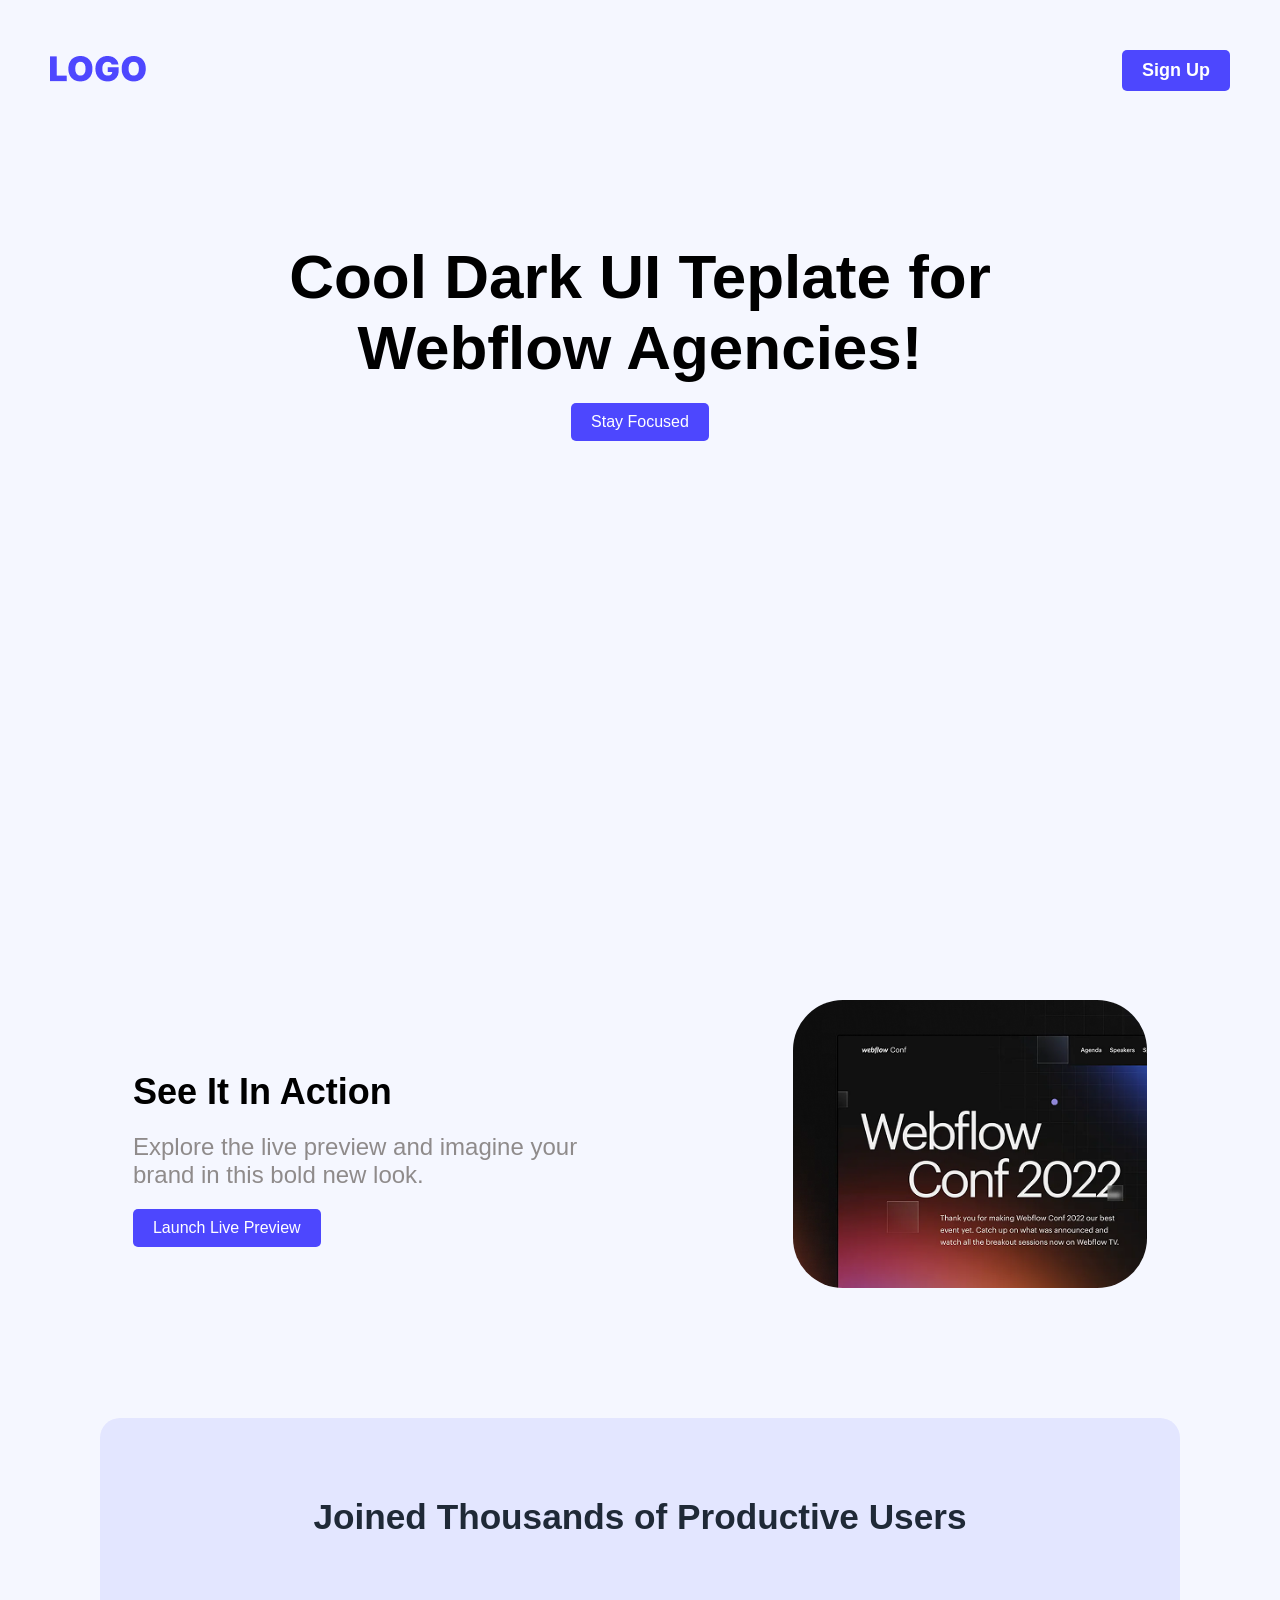
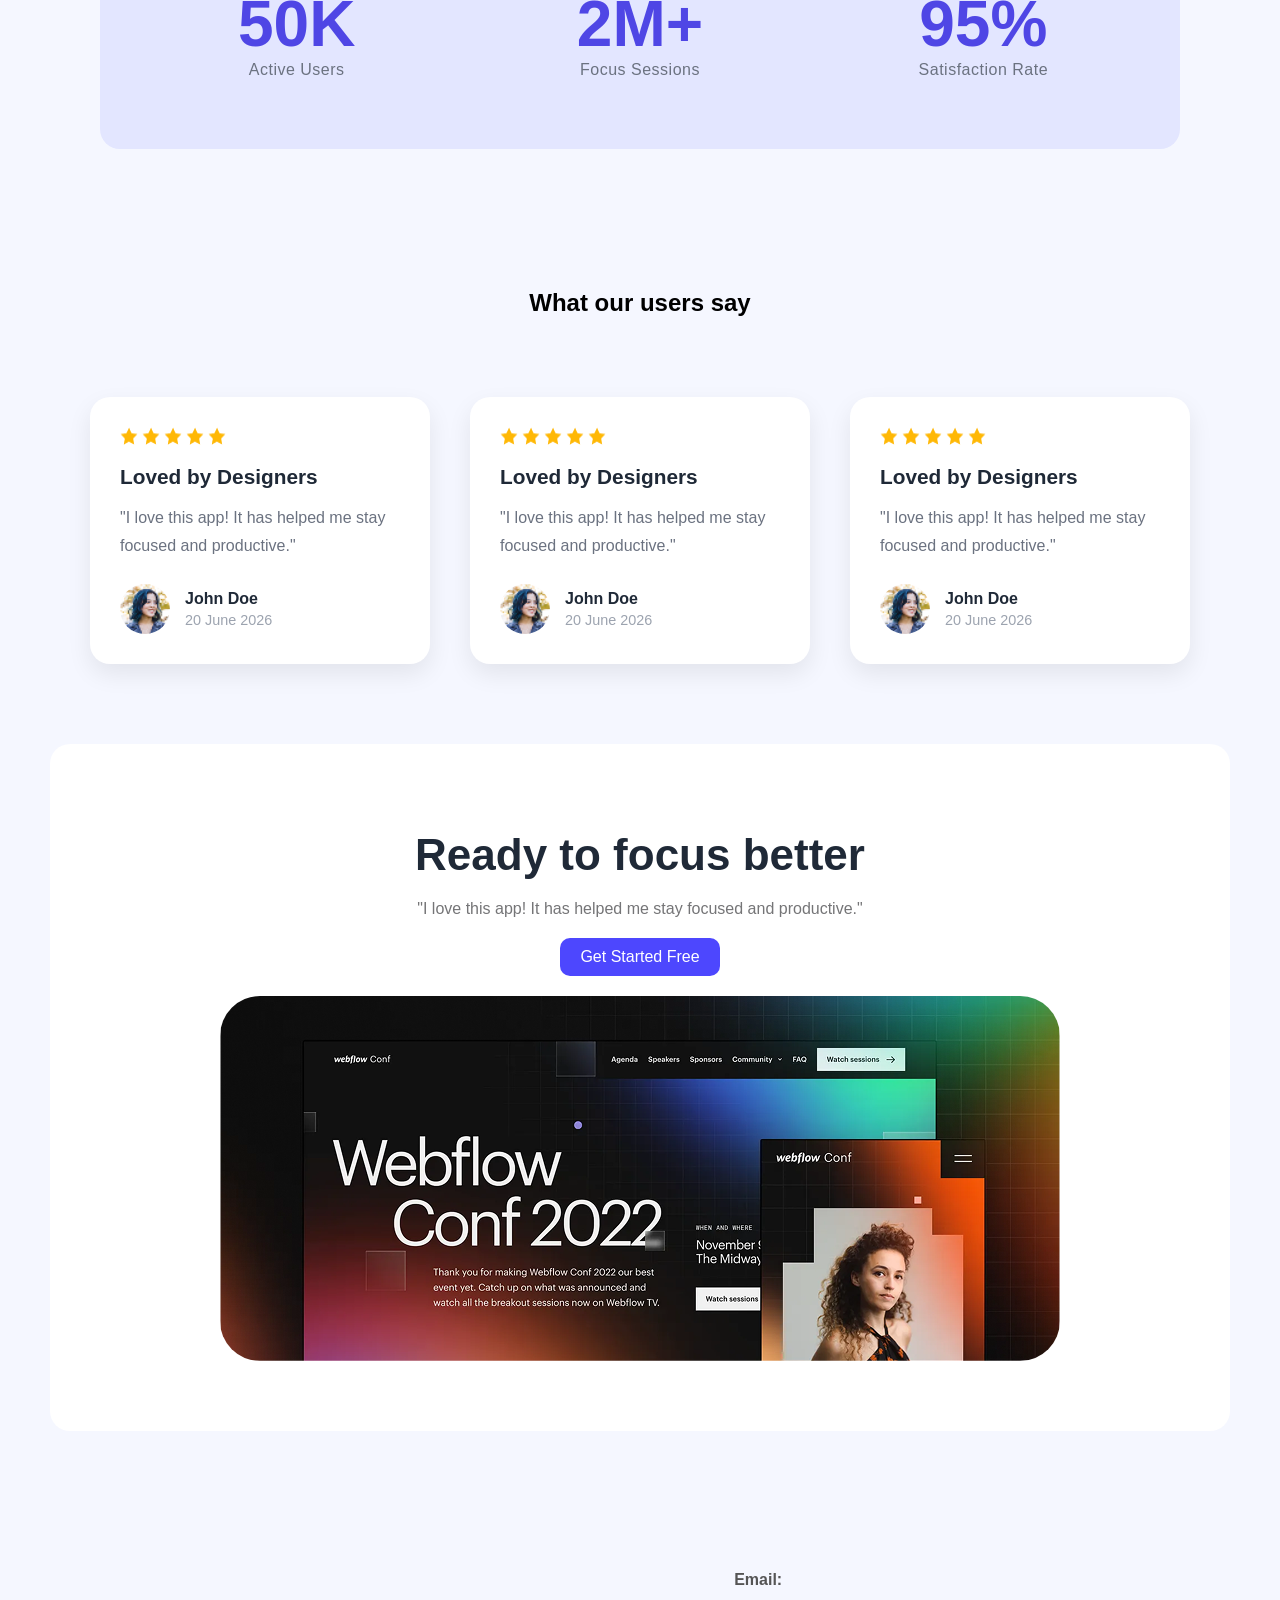
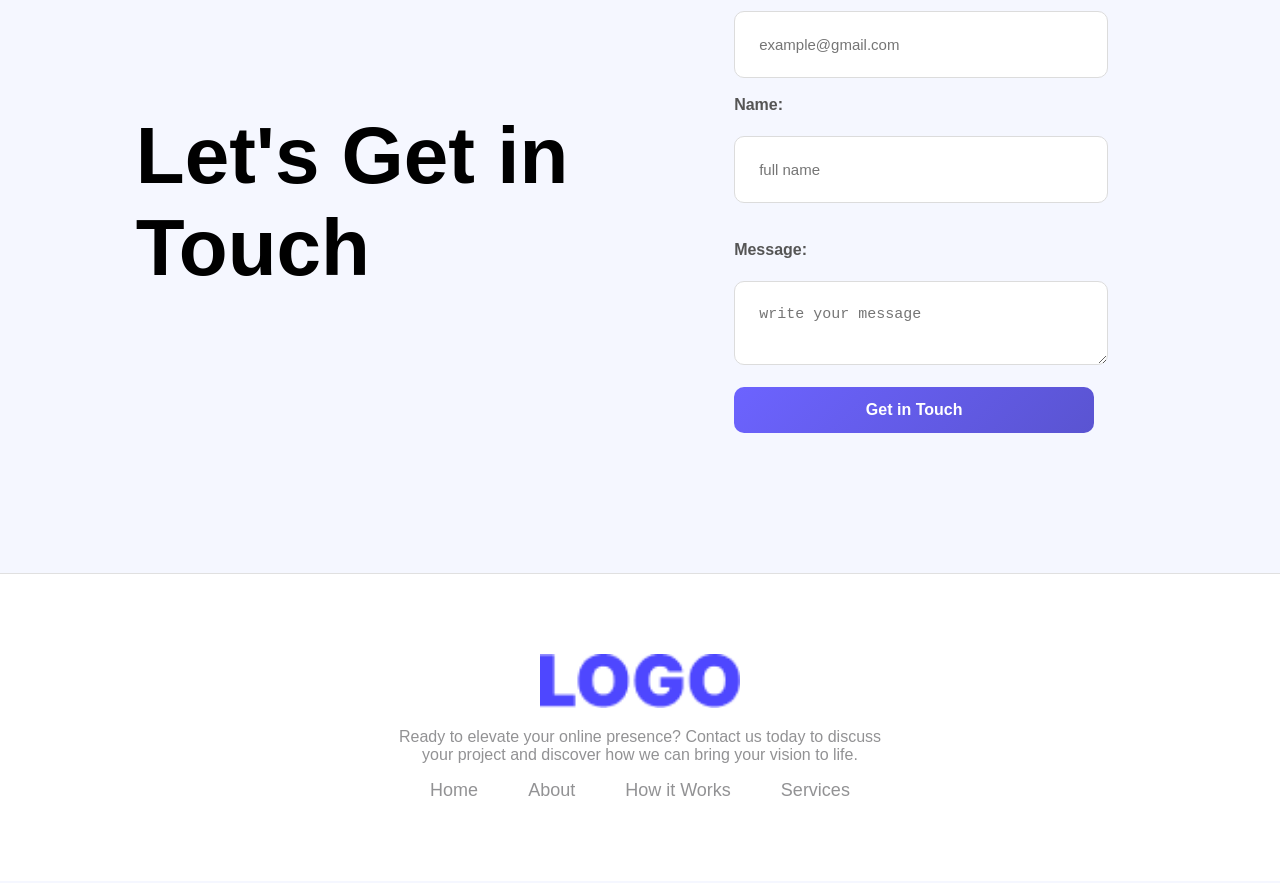
<file: index.html>
<!DOCTYPE html>
<html lang="en">

<head>
    <meta charset="UTF-8">
    <meta name="viewport" content="width=device-width, initial-scale=1.0">
    <title>Document</title>
    <link rel="stylesheet" href="style/style.css">
</head>

<body>
    <header class="navbar">
        <nav>
            <div>
                <!-- <a class="logo" href="assets/LOGO.png">LOGO</a> -->
                <img src="assets/LOGO.png" alt="Logo">
            </div>
            <div>
                <button><a href="signup.html">Sign Up</a></button>
            </div>

        </nav>
        <section class="hero">
            <div class="hero-content">
                <h1>Cool Dark UI Teplate for<br> Webflow Agencies!</h1>
                <button><a href="signup.html">Stay Focused</a></button>
            </div>
        </section>
    </header>
    <main>
        <section class="see-action">
            <div class="action-content">
                <h1>See It In Action</h1>
                <p>Explore the live preview and imagine your <br> brand in this bold new look.</p>
                <button><a href="signup.html">Launch Live Preview</a></button>
            </div>
            <div class="action-image">
                <img src="assets/wc-mini.png" alt="">
            </div>
        </section>
        <section class="users-info">
            <div class="users-info-content">
                <h1>Joined Thousands of Productive Users</h1>
                <div class="users-details">
                    <div class="users-list">
                        <p class="active-users">50K</p>
                        <p>Active Users</p>
                    </div>
                    <div class="users-list">
                        <p class="focus-sessions">2M+</p>
                        <p>Focus Sessions</p>
                    </div>
                    <div class="users-list">
                        <p class="satisfaction-rate">95%</p>
                        <p>Satisfaction Rate</p>
                    </div>
                </div>
            </div>
        </section>

        <!-- User Feedback Section: -->

        <section>
            <h1 class="feedback-title">What our users say</h1>
            <div class="card-all">
                <div class="users-feedback-section">
                    <div class="feedback">
                        <div class="stars">
                            <img src="assets/icon-star.png" alt="star">
                            <img src="assets/icon-star.png" alt="star">
                            <img src="assets/icon-star.png" alt="star">
                            <img src="assets/icon-star.png" alt="star">
                            <img src="assets/icon-star.png" alt="star">
                        </div>

                        <h4>Loved by Designers</h4>

                        <p>"I love this app! It has helped me stay focused and productive."</p>

                        <div class="user-info-img">
                            <div class="user-img">
                                <img src="assets/avatar.png" alt="user">
                            </div>
                            <div>
                                <p>John Doe</p>
                                <p>20 June 2026</p>
                            </div>
                        </div>
                    </div>
                </div>
                <div class="users-feedback-section">
                    <div class="feedback">
                        <div class="stars">
                            <img src="assets/icon-star.png" alt="star">
                            <img src="assets/icon-star.png" alt="star">
                            <img src="assets/icon-star.png" alt="star">
                            <img src="assets/icon-star.png" alt="star">
                            <img src="assets/icon-star.png" alt="star">
                        </div>

                        <h4>Loved by Designers</h4>

                        <p>"I love this app! It has helped me stay focused and productive."</p>

                        <div class="user-info-img">
                            <div class="user-img">
                                <img src="assets/avatar.png" alt="user">
                            </div>
                            <div>
                                <p>John Doe</p>
                                <p>20 June 2026</p>
                            </div>
                        </div>
                    </div>
                </div>
                <div class="users-feedback-section">
                    <div class="feedback">
                        <div class="stars">
                            <img src="assets/icon-star.png" alt="star">
                            <img src="assets/icon-star.png" alt="star">
                            <img src="assets/icon-star.png" alt="star">
                            <img src="assets/icon-star.png" alt="star">
                            <img src="assets/icon-star.png" alt="star">
                        </div>

                        <h4>Loved by Designers</h4>

                        <p>"I love this app! It has helped me stay focused and productive."</p>

                        <div class="user-info-img">
                            <div class="user-img">
                                <img src="assets/avatar.png" alt="user">
                            </div>
                            <div>
                                <p>John Doe</p>
                                <p>20 June 2026</p>
                            </div>
                        </div>
                    </div>
                </div>
            </div>
        </section>

        <!-- Ready to focus better -->
        <section>
            <div class="focus-better-section">
                <div class="focus-card">

                    <h1>Ready to focus better</h1>

                    <p>"I love this app! It has helped me stay focused and productive."</p>

                    <button>Get Started Free</button>
                    <div class="focus-img-section">
                        <div class="focus-img">
                            <img src="assets/wc-big.png" alt="user">
                        </div>

                    </div>
                </div>
            </div>
        </section>
        <!-- contact section -->
        <section>
            <div class="contact-section">
                <div class="contact-title">
                    <h1>Let's Get in <br> Touch</h1>
                </div>
                <div class="form-container">
                    <form action="/submit" method="post">

                        <label for="email">Email:</label><br>
                        <input placeholder="example@gmail.com" type="email" id="email" name="email"><br><br>

                        <label for="name">Name:</label><br>
                        <input placeholder="full name" type="text" id="name" name="name"><br><br>

                        <label for="message">Message:</label><br>
                        <textarea placeholder="write your message" id="message" name="message"></textarea><br><br>

                        <input type="submit" value="Get in Touch">
                    </form>
                </div>
            </div>
        </section>

        <!-- Footer section -->
        <section>
            <div class="footer-section">
                <div class="footer-content">
                    <div class="footer-logo">
                        <img src="assets/LOGO.png" alt="Logo">
                    </div>
                    <div class="footer-text">
                        <p>Ready to elevate your online presence? Contact us today to discuss<br>
                            your project and discover how we can bring your vision to life.</p>
                    </div>
                    <div class="footer-links">
                        <a href="#">Home</a>
                        <a href="#">About</a>
                        <a href="#">How it Works</a>
                        <a href="#">Services</a>
                        
                    </div>
                </div>
            </div>
        </section>
    </main>
    <footer>

    </footer>
</body>

</html>
</file>
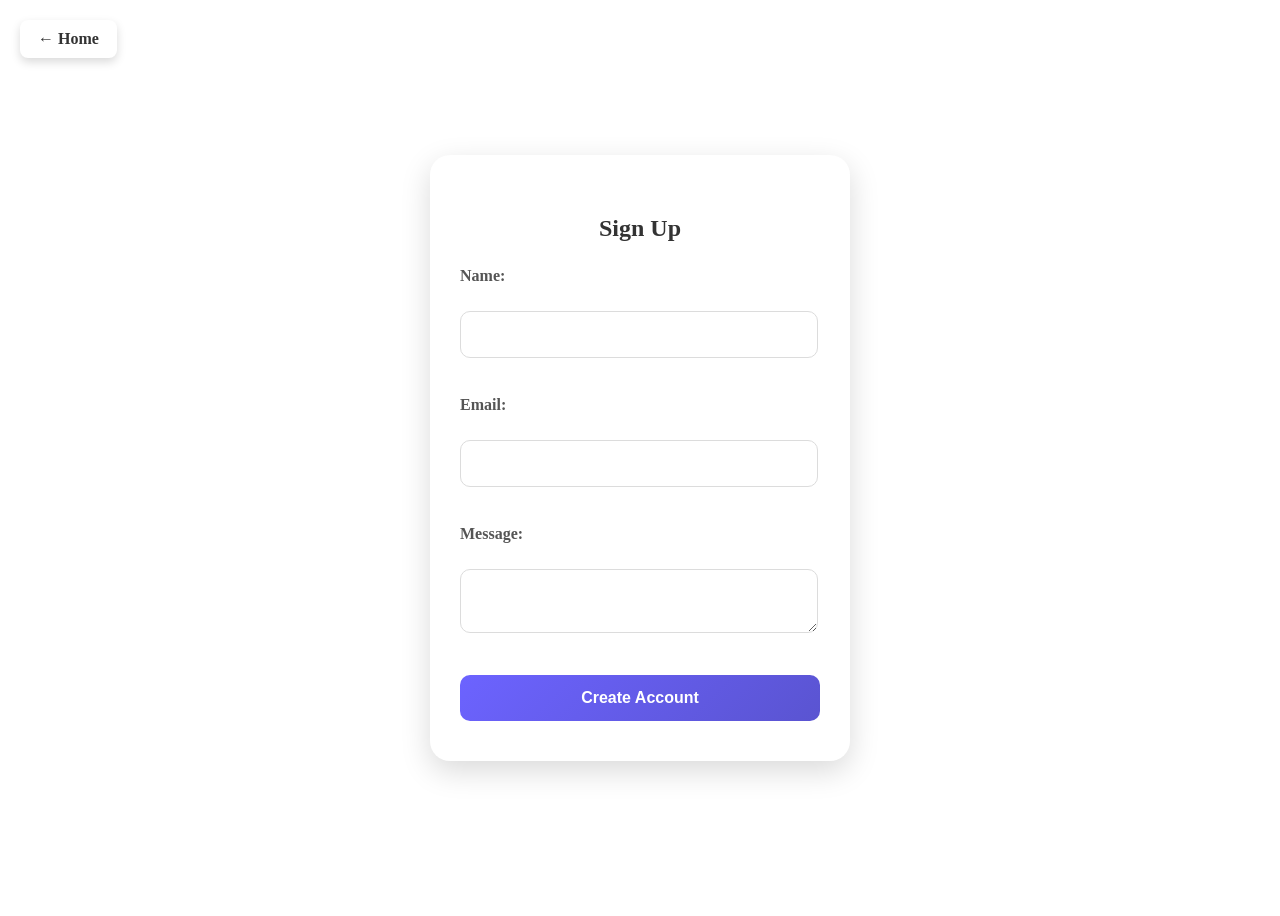
<file: signup.html>
<!DOCTYPE html>
<html lang="en">
<head>
    <meta charset="UTF-8">
    <meta name="viewport" content="width=device-width, initial-scale=1.0">
    <title>Document</title>
    <link rel="stylesheet" href="style/form.css">
</head>
<body>
    <a href="index.html" class="home-btn">← Home</a>
    <div class="form-container">
        <form action="/submit" method="post">
            <h2>Sign Up</h2>
                <label for="name">Name:</label><br>
                <input type="text" id="name" name="name"><br><br>

                <label for="email">Email:</label><br>
                <input type="email" id="email" name="email"><br><br>

                <label for="message">Message:</label><br>
                <textarea id="message" name="message"></textarea><br><br>

                <input type="submit" value="Create Account">
            </form>
    </div>
</body>
</html>
</file>
<file: style/style.css>
body {
    font-family: Arial, sans-serif;
    margin: 0;
    padding: 0;
    background-color: #F5F7FF;
}

nav {
    display: flex;
    justify-content: space-between;
    align-items: center;
    padding: 50px;
}

nav a {
    text-decoration: none;
    color: black;
    font-size: 18px;
    font-weight: bold;
}

nav div button {
    background-color: #4D47FE;
    color: white;
    border: none;
    padding: 10px 20px;
    font-size: 16px;
    cursor: pointer;
    border-radius: 5px;
}

.logo {
    color: #4D47FE;
    text-decoration: none;
    font-size: 30px;
}

div button a {
    color: #ffffff;
    text-decoration: none;
}

.hero-content button {
    background-color: #4D47FE;
    color: white;
    border: none;
    padding: 10px 20px;
    font-size: 16px;
    cursor: pointer;
    border-radius: 5px;
}

.hero-content button a {
    color: #ffffff;
    text-decoration: none;
    /* padding: 18px 10px; */
}

.hero-content h1 {
    text-decoration: none;
    text-align: center;
}

.hero {
    margin-top: 100px;
    justify-content: center;
    align-items: center;
}

.navbar {
    height: 100vh;
    /* Full screen height */
    background-image: url("https://i.ibb.co.com/Q34byHmq/hero-bg.png");
    background-size: cover;
    /* Fill the section */
    background-position: center;
    /* Center the image */
    background-repeat: no-repeat;
    /* Prevent repeating */

}

.hero-content {
    text-align: center;
}

.see-action {
    display: flex;
    justify-content: space-around;
    align-items: center;
    margin-top: 50px;
    padding: 50px;
    gap: 50px;
}

.action-content {
    text-align: left;
}

.action-content h1 {
    font-size: 36px;
    margin-bottom: 20px;
}

.action-content p {
    font-size: 18px;
    margin-bottom: 20px;
}

section img {
    max-width: 100%;
    height: auto;
    display: block;
    margin: 0 auto;
}

.action-content button {
    background-color: #4D47FE;
    color: white;
    border: none;
    padding: 10px 20px;
    font-size: 16px;
    cursor: pointer;
    border-radius: 5px;
}

.action-image {
    text-align: center;
    width: 30%;
    height: auto;
}

.action-image img {
    border-radius: 50px;
}

.action-content p {
    font-size: 18px;
    margin-top: 20px;
    color: #8f8b8b;
    font-size: 24px;
}

.hero-content h1 {
    font-size: 62px;
    margin-bottom: 20px;
}


/* Users Info Section */
.users-info {
    padding: 80px 20px;
    display: flex;
    justify-content: center;
    align-items: center;
}

.users-info-content {
    max-width: 1000px;
    width: 100%;
    background: #E3E6FF;
    /* background: #ffffff; */
    padding: 50px 40px;
    border-radius: 20px;
    text-align: center;
}

.users-info-content h1 {
    font-size: 2.2rem;
    color: #1f2937;
    margin-bottom: 30px;
}

/* User Statistics */
.users-details {
    display: flex;
    justify-content: space-around;
    align-items: center;
    gap: 30px;
    flex-wrap: wrap;
}

.users-list {
    flex: 1;
    min-width: 180px;
    padding: 20px;
}

.users-list p {
    margin: 0;
}

/* Numbers */
.active-users,
.focus-sessions,
.satisfaction-rate {
    font-size: 4rem;
    font-weight: 700;
    color: #4f46e5;
    margin-bottom: 10px;
}

/* Labels */
.users-list p:last-child {
    font-size: 1rem;
    color: #6b7280;
    letter-spacing: 0.5px;
}

/* Hover Effect */
.users-list:hover {
    transform: translateY(-8px);
    transition: 0.3s ease;
}

/* Responsive Design */
@media (max-width: 768px) {
    .users-info-content {
        padding: 40px 25px;
    }

    .users-info-content h1 {
        font-size: 1.8rem;
    }

    .users-details {
        flex-direction: column;
        gap: 25px;
    }

    .active-users,
    .focus-sessions,
    .satisfaction-rate {
        font-size: 2.5rem;
    }
}

/* Feedback Section */
.users-feedback-section {
    padding: 80px 20px;
    background-color: #f5f7ff;
    display: flex;
    justify-content: center;
}

/* Card Design */
.feedback {
    max-width: 350px;
    background: #ffffff;
    padding: 30px;
    border-radius: 20px;
    box-shadow: 0 10px 25px rgba(0, 0, 0, 0.08);
    text-align: left;
    transition: all 0.3s ease;
}

.card-all {
    display: flex;
    max-width: 1140px;
    height: auto;
    width: 100%;
    text-align: center;
    /* display: block; */
    margin: 0 auto;
}

.feedback:hover {
    transform: translateY(-8px);
    box-shadow: 0 15px 35px rgba(0, 0, 0, 0.12);
}

/* Stars */
.stars {
    display: inline-flex;
    /* display: flex; */
    gap: 4px;
    margin-bottom: 20px;
}

.stars img {
    width: 18px;
    height: 18px;
}

/* Title */
.feedback-title {
    text-align: center;
    margin-bottom: 0%;
    margin-top: 60px;
}

.feedback h4 {
    margin: 0 0 15px;
    font-size: 1.3rem;
    color: #1f2937;
}

/* Review Text */
.feedback>p {
    margin: 0 0 25px;
    color: #6b7280;
    line-height: 1.7;
}

/* Avatar + Name + Date Inline */
.user-info-img {
    display: flex;
    align-items: center;
    /* Vertically align avatar and text */
    gap: 15px;
}

/* Avatar */
.user-img img {
    width: 50px;
    height: 50px;
    border-radius: 50%;
    object-fit: cover;
}

/* Name and Date */
.user-info-img p {
    margin: 0;
}

.user-info-img p:first-child {
    font-weight: 600;
    color: #1f2937;
}

.user-info-img p:last-child {
    margin-top: 4px;
    font-size: 0.9rem;
    color: #9ca3af;
}

.focus-better-section {
    max-width: 1140px;
    /* height: 100vh;  */
    background-color: #ffffff;
    margin: 0 auto;
    border-radius: 20px;
    padding: 50px 20px;
    text-align: center;
}

.focus-card button {
    background-color: #4D47FE;
    color: white;
    border: none;
    padding: 10px 20px;
    font-size: 16px;
    cursor: pointer;
    border-radius: 10px;
    margin-bottom: 20px;
}
.focus-card h1 {
    font-size: 44px;
    color: #1f2937;
    margin-bottom: 20px;
}
.focus-card p {
    /* font-size: 44px; */
    color: #757577;
    margin-bottom: 20px;
}
.focus-img img {
    /* width: 100%; */
    /* height: auto; */
    border-radius: 40px;
    margin-bottom: 20px;
}



/* Form Container */
.form-container{
    width: 100%;
    max-width: 420px;
    padding: 20px;
    
}

/* Form Card */
form{
    /* background-color: #ffffff; */
    padding: 40px 30px;
    border-radius: 20px;
    /* box-shadow: 0 10px 30px rgba(0,0,0,0.15); */
}


/* Labels */
label{
    display: block;
    margin-bottom: 4px;
    font-weight: 600;
    color: #555;
    
    
}

/* Inputs and Textarea */
input[type="text"]{
    width: 90%;
    padding: 24px;
    margin-bottom: 20px;
    border: 1px solid #dcdcdc;
    border-radius: 10px;
    font-size: 15px;
    outline: none;
    transition: 0.3s;   
    
}

input[type="email"]{
    width: 90%;
    padding: 24px;
    border: 1px solid #dcdcdc;
    border-radius: 10px;
    font-size: 15px;
    outline: none;
    transition: 0.3s;   
    
}
textarea{
    width: 90%;
    padding: 24px;
    border: 1px solid #dcdcdc;
    border-radius: 10px;
    font-size: 15px;
    outline: none;
    transition: 0.3s;
}

/* Focus Effect */
input[type="text"]:focus,
input[type="email"]:focus,
textarea:focus{
    border-color: #6c63ff;
    box-shadow: 0 0 8px rgba(108, 99, 255, 0.3);
}

/* Submit Button */
input[type="submit"]{
    width: 100%;
    padding: 14px;
    border: none;
    border-radius: 10px;
    background: linear-gradient(135deg, #6c63ff, #5a54d1);
    color: white;
    font-size: 16px;
    font-weight: bold;
    cursor: pointer;
    transition: 0.3s;
}

/* Button Hover */
input[type="submit"]:hover{
    transform: translateY(-2px);
    box-shadow: 0 8px 20px rgba(108, 99, 255, 0.4);
}

/* Responsive */
@media (max-width: 480px){
    form{
        padding: 30px 20px;
    }
}

.contact-section{
    padding: 80px 20px;
    background-color: #f5f7ff;
    display: flex;
    justify-content:space-evenly;
    align-items: center;
    /* gap: 10px; */
}
.contact-title h1{
    text-align: center;
    /* margin-bottom: 100px; */
    font-size: 80px;
    text-align: left;
}

.footer-section{
    padding: 80px 20px;
    background-color: #ffffff;
    display: flex;
    justify-content:space-evenly;
    align-items: center;
    /* gap: 20px; */
    text-align: center;
    border-top: 1px solid #e0e0e0;
}
.footer-links{
    display: flex;
    justify-content: center;
    align-items: center;
    gap: 50px;
    /* text-decoration: none; */
}
.footer-links a{
    text-decoration: none;
    color: #929294;
    font-size: 18px;
}
.footer-text p{
    text-align: center;
    color: #929294;
    /* font-size: 18px; */
}
.footer-logo img{
    width: 200px;
    height: auto;
    margin-bottom: 20px;
}
</file>
<file: style/form.css>
body{
    /* font-family: Arial, Helvetica, sans-serif;
    background: linear-gradient(135deg, #74ebd5, #9face6);
    min-height: 100vh;
    display: flex;
    justify-content: center;
    align-items: center; */
     height: 100vh;
    /* Full screen height */
    background-image: url("https://i.ibb.co.com/Q34byHmq/hero-bg.png");
    background-size: cover;
    /* Fill the section */
    background-position: center;
    /* Center the image */
    background-repeat: no-repeat;
    /* Prevent repeating */
    display: flex;
    flex-direction: column;
    justify-content: center;
    align-items: center;
}


/* Form Container */
.form-container{
    width: 100%;
    max-width: 420px;
    padding: 20px;
    
}

/* Form Card */
form{
    background-color: #ffffff;
    padding: 40px 30px;
    border-radius: 20px;
    box-shadow: 0 10px 30px rgba(0,0,0,0.15);
}

/* Heading */
form h2{
    text-align: center;
    margin-bottom: 25px;
    color: #333;
}

/* Labels */
label{
    display: block;
    margin-bottom: 8px;
    font-weight: 600;
    color: #555;
    
    
}

/* Inputs and Textarea */
input[type="text"]{
    width: 91%;
    padding: 14px;
    margin-bottom: 20px;
    border: 1px solid #dcdcdc;
    border-radius: 10px;
    font-size: 15px;
    outline: none;
    transition: 0.3s;   
    
}

input[type="email"]{
    width: 91%;
    padding: 14px;
    margin-bottom: 20px;
    border: 1px solid #dcdcdc;
    border-radius: 10px;
    font-size: 15px;
    outline: none;
    transition: 0.3s;   
    
}
textarea{
    width: 91%;
    padding: 14px;
    margin-bottom: 20px;
    border: 1px solid #dcdcdc;
    border-radius: 10px;
    font-size: 15px;
    outline: none;
    transition: 0.3s;
}

/* Focus Effect */
input[type="text"]:focus,
input[type="email"]:focus,
textarea:focus{
    border-color: #6c63ff;
    box-shadow: 0 0 8px rgba(108, 99, 255, 0.3);
}

/* Submit Button */
input[type="submit"]{
    width: 100%;
    padding: 14px;
    border: none;
    border-radius: 10px;
    background: linear-gradient(135deg, #6c63ff, #5a54d1);
    color: white;
    font-size: 16px;
    font-weight: bold;
    cursor: pointer;
    transition: 0.3s;
}

/* Button Hover */
input[type="submit"]:hover{
    transform: translateY(-2px);
    box-shadow: 0 8px 20px rgba(108, 99, 255, 0.4);
}

/* Responsive */
@media (max-width: 480px){
    form{
        padding: 30px 20px;
    }
}


/* Home Button */
.home-btn{
    position: absolute;
    top: 20px;
    left: 20px;
    text-decoration: none;
    background-color: #ffffff;
    color: #333;
    padding: 10px 18px;
    border-radius: 8px;
    font-weight: 600;
    box-shadow: 0 4px 10px rgba(0,0,0,0.15);
    transition: 0.3s;
}

.home-btn:hover{
    background-color: #6c63ff;
    color: #ffffff;
    transform: translateY(-2px);
}
</file>
